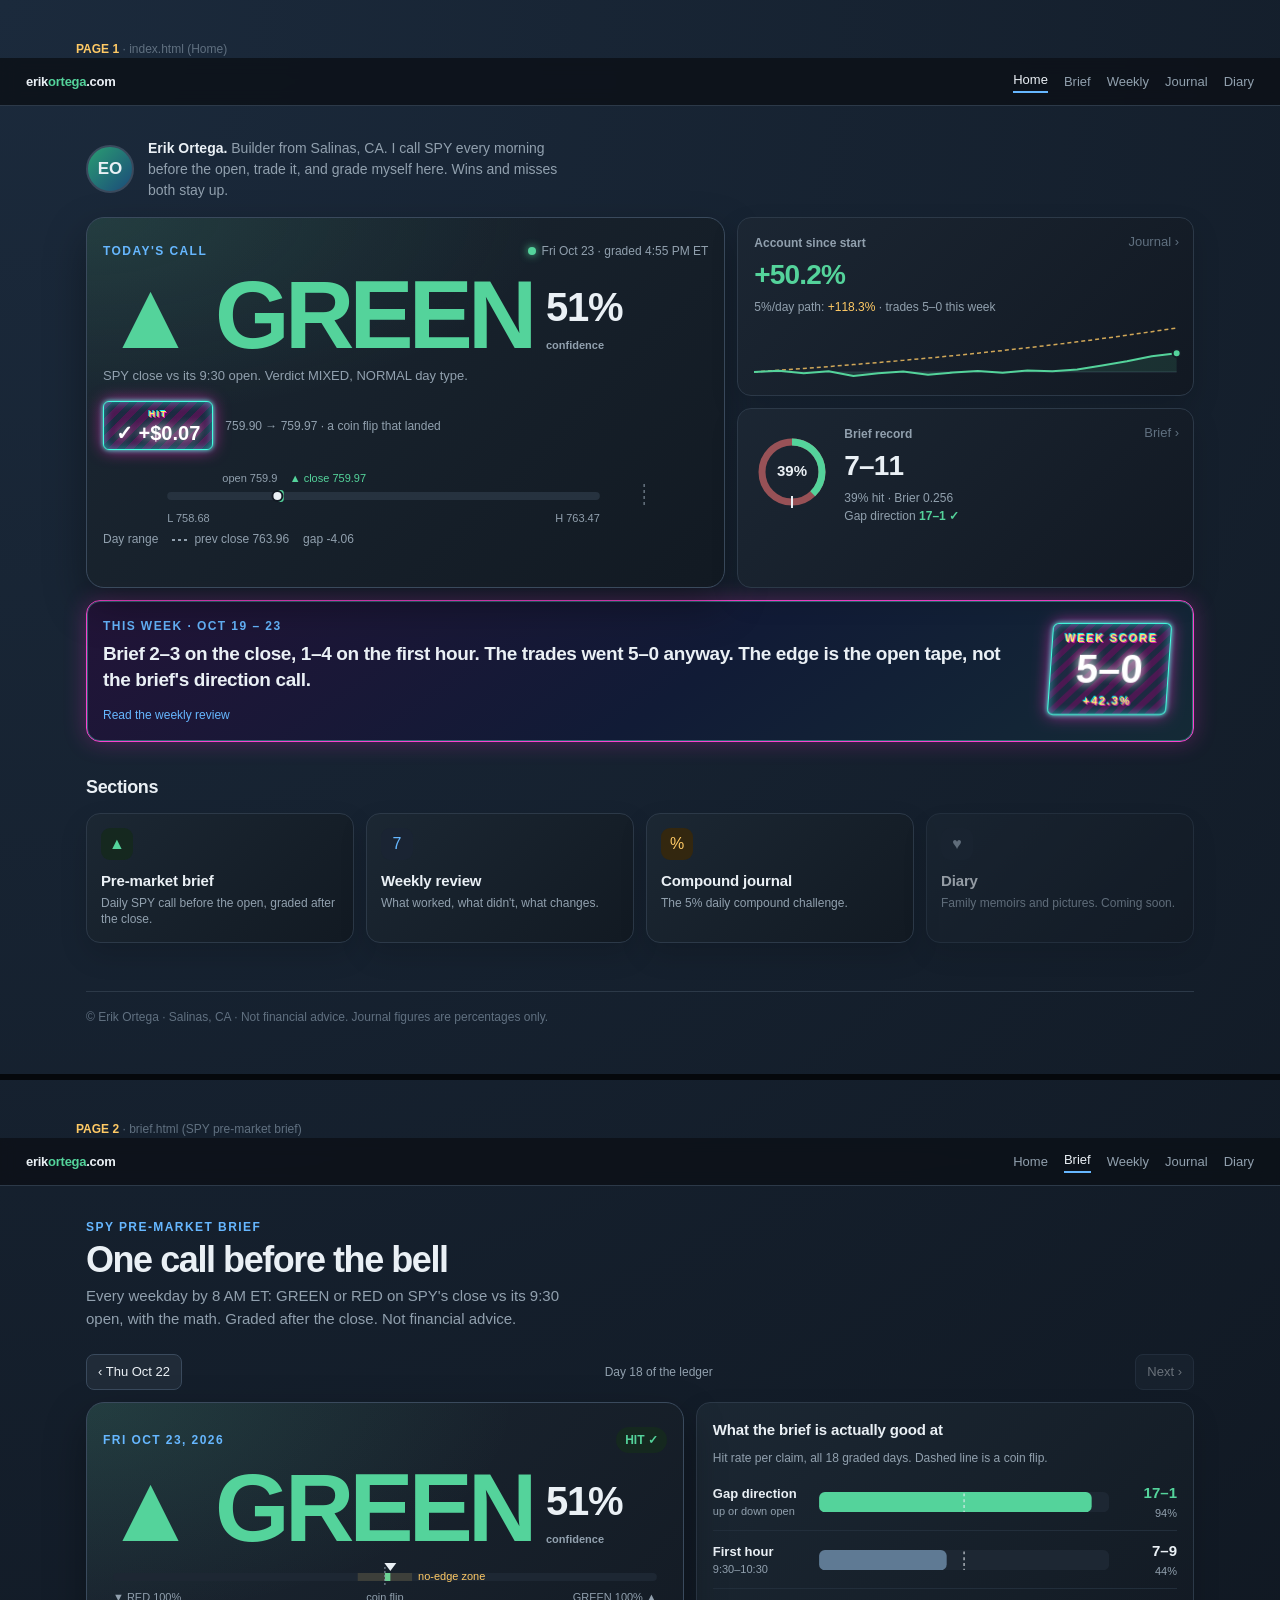
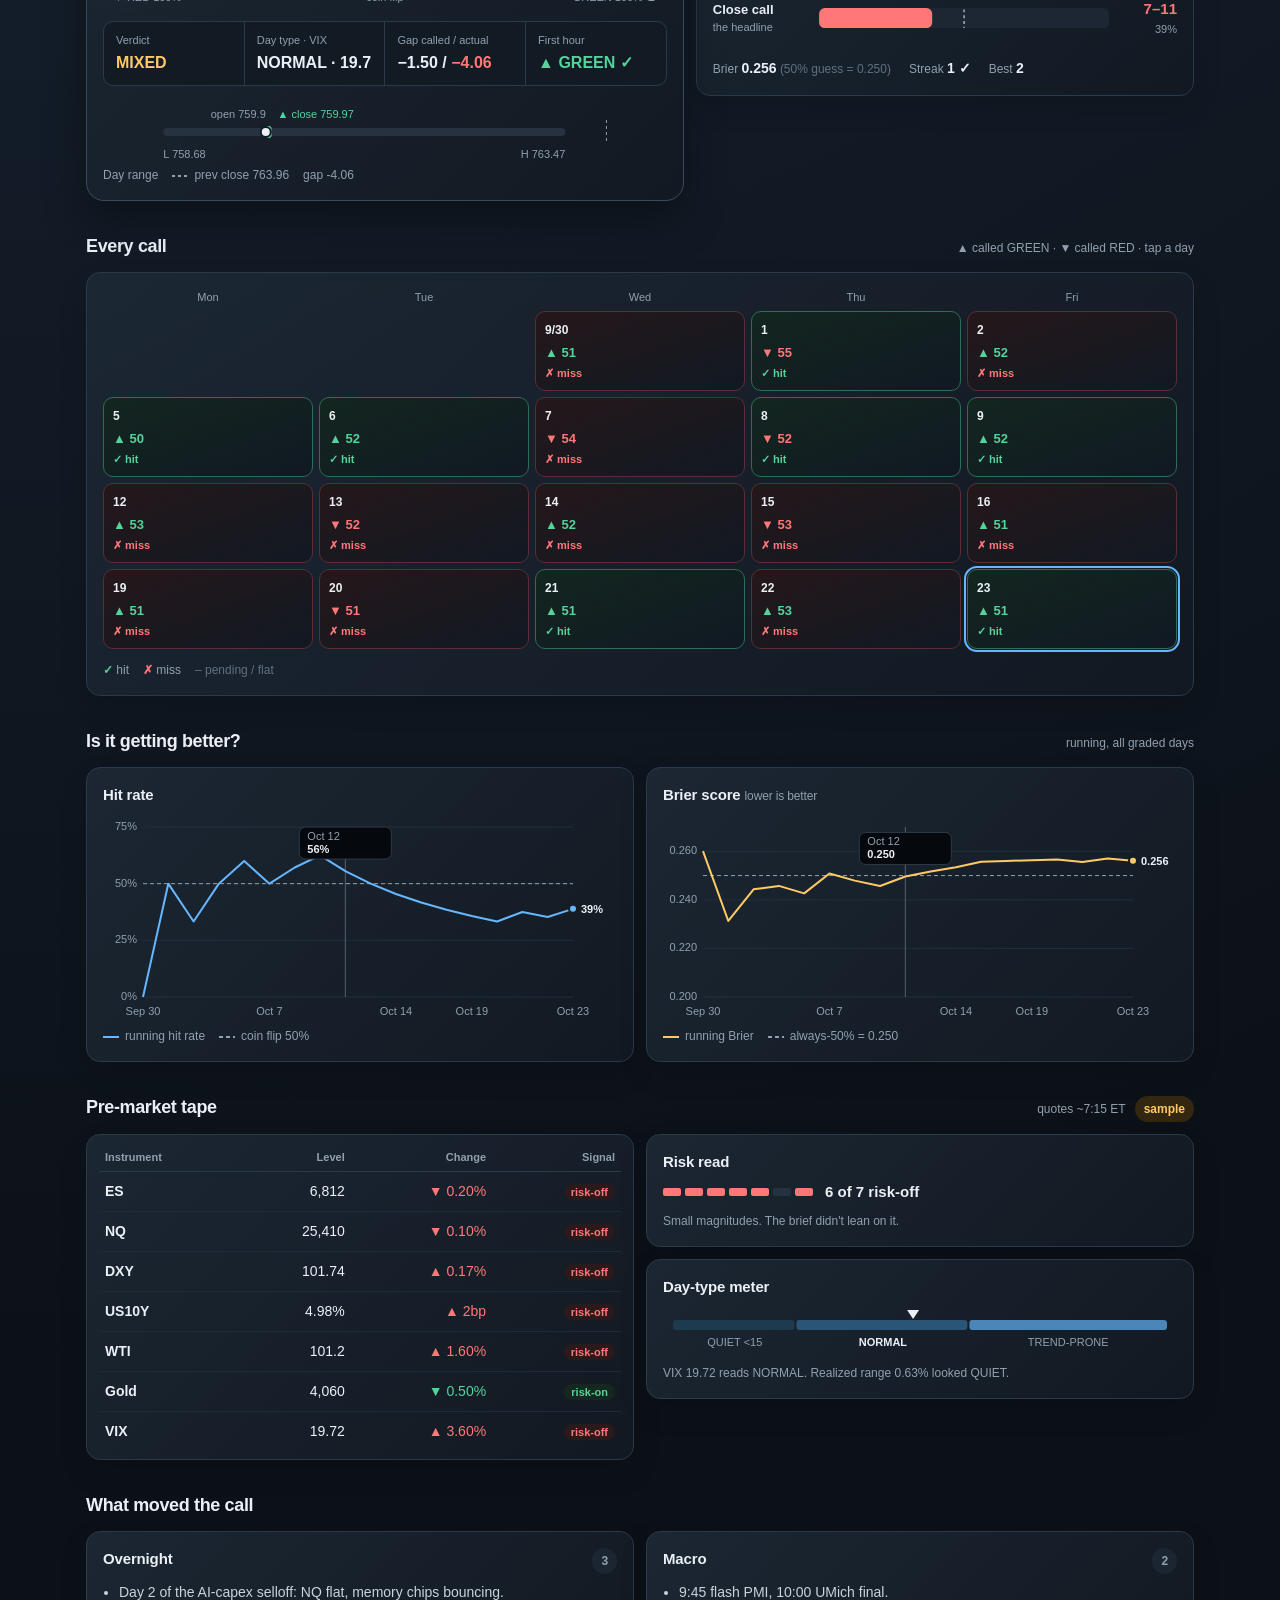
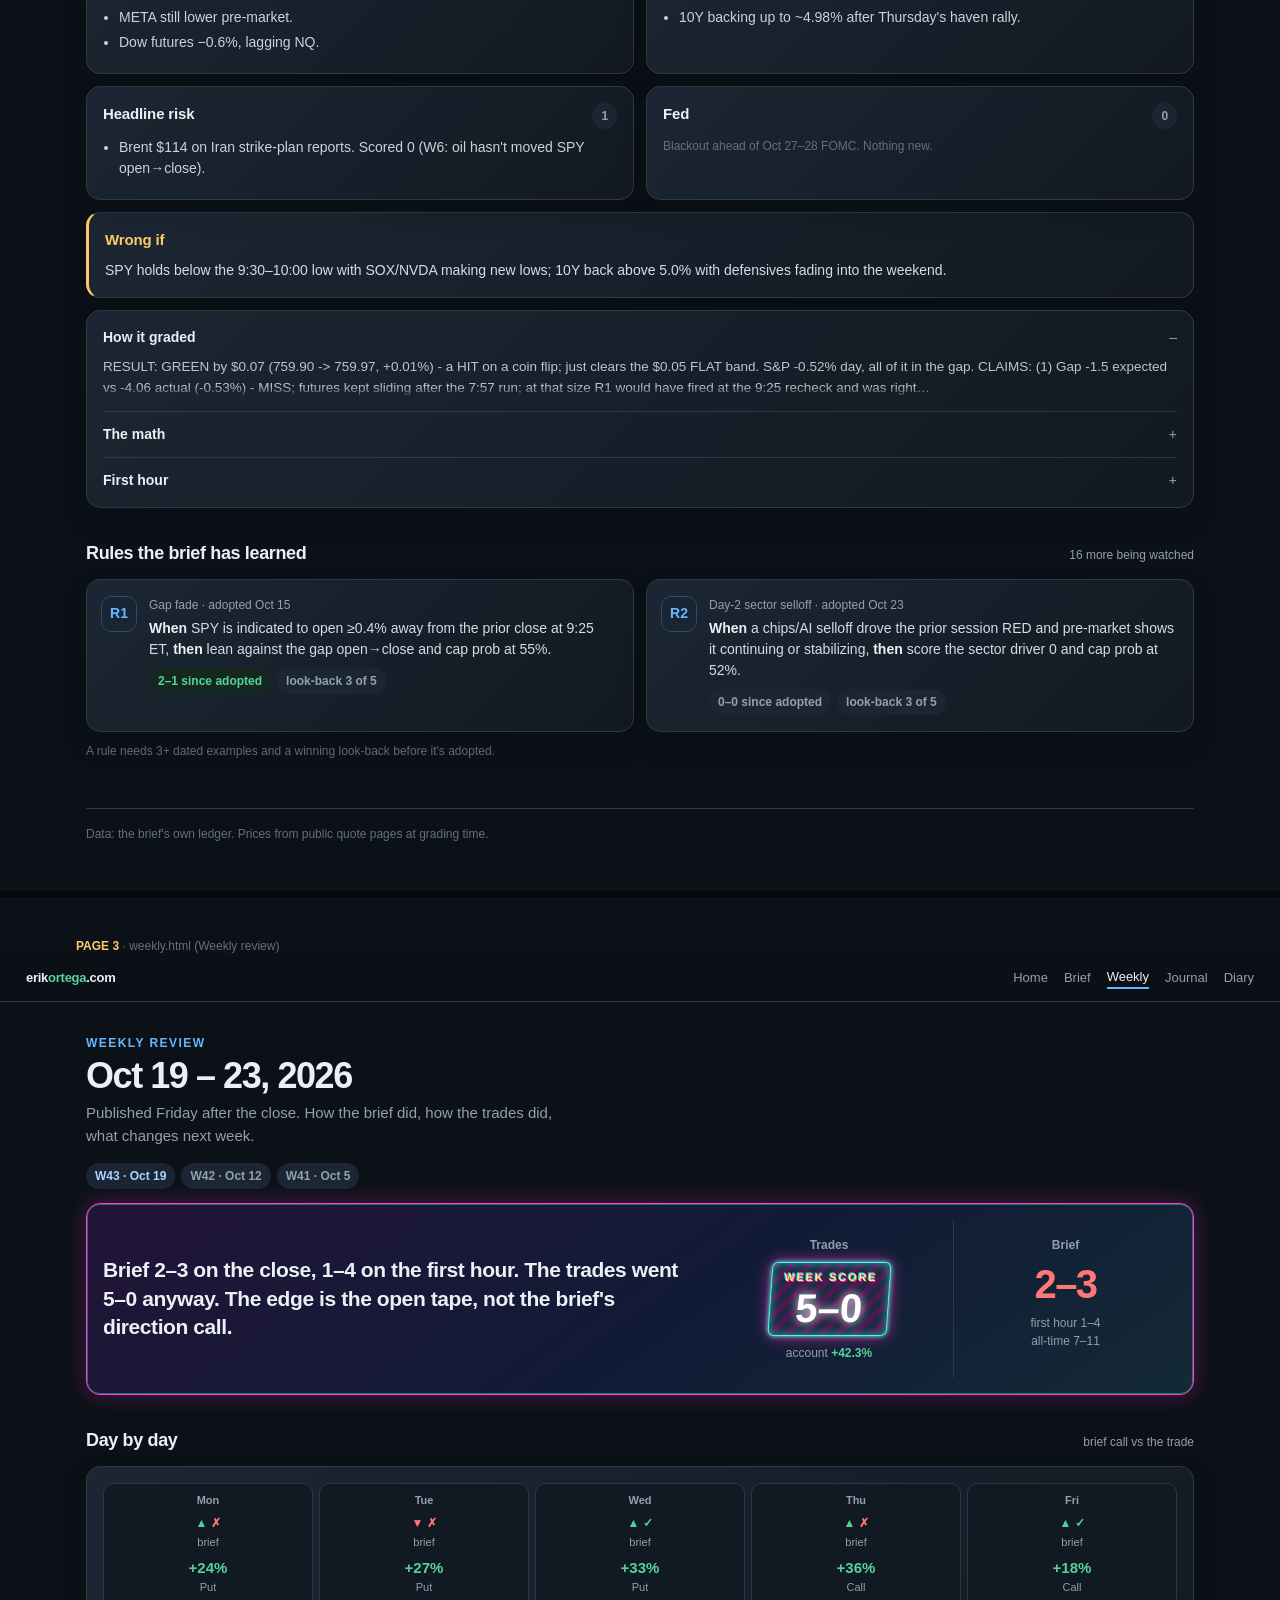
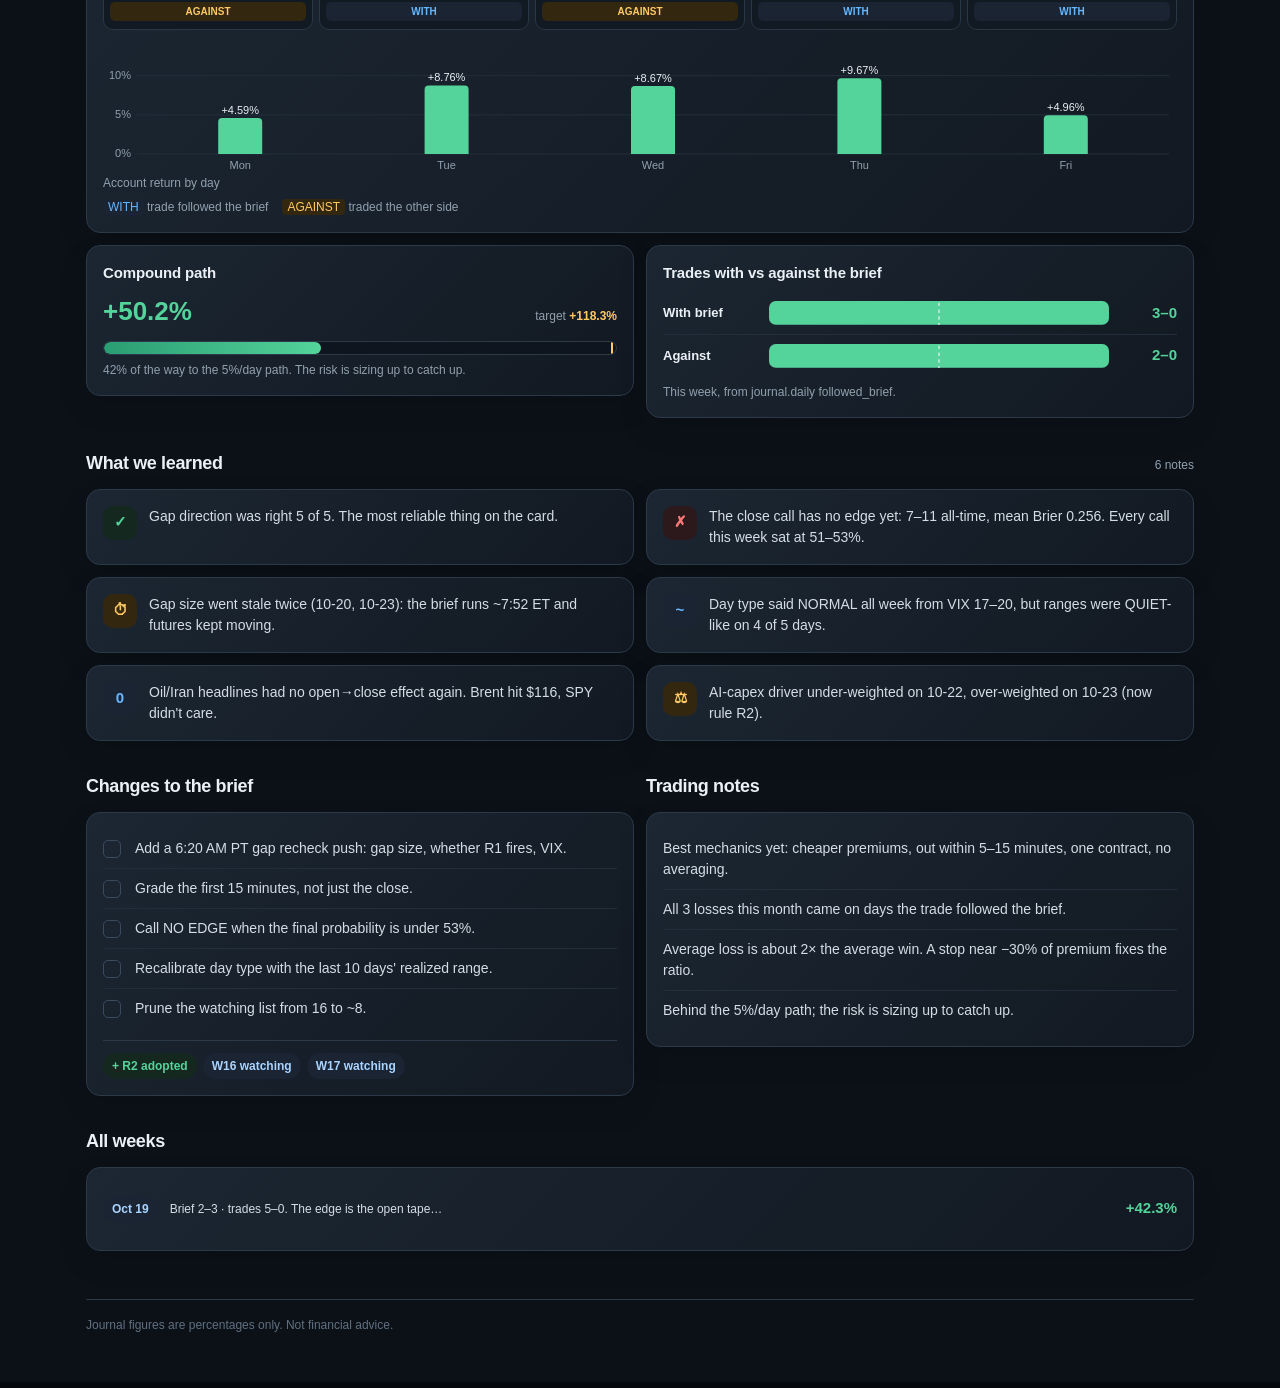
<file: design/mockup.html>
<!doctype html>
<html lang="en">
<head>
<meta charset="utf-8">
<meta name="viewport" content="width=device-width,initial-scale=1">
<title>erikortega.com redesign mockup</title>
<style>
/* ── Tokens (mirror journal.css, extended) ───────────────────── */
:root{
  --bg:#0c1118; --bg-hi:#1b2a3c; --panel:#151d27; --well:#111923; --line:#2c3948; --line-2:#3a4a5d;
  --ink:#eaf0f5; --muted:#91a0ae; --faint:#607080;
  --green:#54d39b; --red:#ff7777; --gold:#ffca65; --blue:#66b7ff;
  --green-bg:#15281f; --red-bg:#2b191b; --gold-bg:#33270f; --blue-bg:#1a2433;
  --mag:#fa42cf; --cyan:#43ffe0; --arcade-yel:#fff36c;
  --card:linear-gradient(135deg,rgba(28,39,51,.98),rgba(18,25,34,.98));
  --shadow:0 12px 28px rgba(0,0,0,.14);
  --r-lg:18px; --r:14px; --r-sm:10px; --r-xs:6px;
  --s1:4px; --s2:8px; --s3:12px; --s4:16px; --s5:24px; --s6:32px; --s7:48px;
  --font:-apple-system,BlinkMacSystemFont,"Segoe UI",sans-serif;
}
*{box-sizing:border-box}
body{margin:0;color:var(--ink);background:radial-gradient(circle at top left,var(--bg-hi) 0,var(--bg) 47%) var(--bg);font:15px/1.5 var(--font);-webkit-text-size-adjust:100%;font-variant-numeric:tabular-nums}
a{color:inherit}
:focus-visible{outline:2px solid var(--blue);outline-offset:2px}

/* mockup chrome only */
.mock-label{max-width:1160px;margin:0 auto;padding:40px 16px 0;color:var(--faint);font-size:12px}
.mock-label b{color:var(--gold)}
.page{border-bottom:6px solid #05080c}

/* ── Shared nav (= journal .sitebar) ─────────────────────────── */
.sitebar{display:flex;align-items:center;gap:16px;padding:12px 26px;border-bottom:1px solid var(--line);background:rgba(12,17,24,.85);position:sticky;top:0;z-index:5;backdrop-filter:blur(8px);overflow-x:auto}
.sitebar a{color:var(--muted);text-decoration:none;font-size:13px;white-space:nowrap}
.sitebar a.on{color:var(--ink);box-shadow:inset 0 -2px 0 var(--blue);padding-bottom:3px}
.sitebar .brand{font-weight:760;color:var(--ink);margin-right:auto;letter-spacing:-.02em}
.sitebar .brand b{color:var(--green);font-weight:760}

.wrap{max-width:1160px;margin:0 auto;padding:var(--s5) var(--s4) var(--s7)}
.eyebrow{color:var(--blue);font-size:12px;font-weight:750;letter-spacing:.12em;text-transform:uppercase}
.title{font-size:30px;font-weight:780;letter-spacing:-.04em;margin:4px 0 6px;line-height:1.1}
.sub{color:var(--muted);max-width:60ch;margin:0}
.sec-h{display:flex;align-items:baseline;justify-content:space-between;gap:12px;margin:var(--s6) 0 var(--s3)}
.sec-h h2{font-size:18px;font-weight:760;letter-spacing:-.02em;margin:0}
.sec-h .aside{color:var(--muted);font-size:12px}

.card{background:var(--card);border:1px solid var(--line);border-radius:var(--r);box-shadow:var(--shadow);padding:var(--s4)}
.card h3{font-size:15px;margin:0 0 var(--s2);letter-spacing:-.01em}
.muted{color:var(--muted)} .faint{color:var(--faint)}
.green{color:var(--green)} .red{color:var(--red)} .gold{color:var(--gold)} .blue{color:var(--blue)}
.small{font-size:12px}
.grid{display:grid;gap:var(--s3)}

/* chips & badges */
.chip{display:inline-flex;align-items:center;gap:5px;padding:4px 9px;border-radius:999px;font-size:12px;font-weight:650;background:var(--blue-bg);color:#a9d4ff;white-space:nowrap}
.chip.g{background:var(--green-bg);color:var(--green)} .chip.r{background:var(--red-bg);color:var(--red)} .chip.y{background:var(--gold-bg);color:var(--gold)} .chip.n{background:#1c2633;color:var(--muted)}
.call{display:inline-flex;align-items:center;gap:6px;font-weight:800;letter-spacing:-.02em}
.call.g{color:var(--green)} .call.r{color:var(--red)}

/* arcade (spend sparingly: HIT on hero, week score, streak>=3) */
.arcade{display:inline-block;padding:6px 12px 5px;text-align:center;border:1px solid var(--cyan);border-radius:6px;
  background:repeating-linear-gradient(135deg,rgba(255,47,202,.22) 0 6px,rgba(58,255,223,.10) 6px 12px),#1a1230;
  box-shadow:0 0 5px var(--cyan),0 0 16px rgba(255,47,202,.7),inset 0 0 10px rgba(63,249,255,.55);transform:skewX(-4deg)}
.arcade span{display:block;color:var(--arcade-yel);font-size:9px;font-weight:900;letter-spacing:.16em;text-shadow:1px 1px 0 #e421b9,-1px -1px 0 #04e5f5}
.arcade b{display:block;color:#fff;font-size:20px;line-height:1.1;text-shadow:0 0 10px rgba(255,255,255,.9)}
.arcade.lg b{font-size:40px} .arcade.lg span{font-size:11px}
.arcade-frame{border-color:var(--mag)!important;background:linear-gradient(145deg,#221438 0%,#111b36 55%,#142a36 100%)!important;box-shadow:inset 0 0 0 1px rgba(73,255,219,.35),0 0 22px rgba(247,48,204,.28)!important}

/* ── HERO SCOREBOARD ─────────────────────────────────────────── */
.intro{display:flex;gap:14px;align-items:center;margin-bottom:var(--s4)}
.avatar{width:48px;height:48px;border-radius:50%;flex:none;background:linear-gradient(135deg,#2a9d72,#1b4a7a);display:grid;place-items:center;font-weight:800;font-size:17px;border:2px solid var(--line-2)}
.intro p{margin:0;color:var(--muted);font-size:14px;max-width:56ch}
.intro p b{color:var(--ink)}
.board{position:relative;overflow:hidden;border-radius:var(--r-lg);padding:var(--s5) var(--s4) var(--s4);border:1px solid var(--line-2);
  background:radial-gradient(120% 90% at 0% 0%,rgba(84,211,155,.13),transparent 60%),var(--card);box-shadow:0 18px 40px rgba(0,0,0,.35)}
.board.redcall{background:radial-gradient(120% 90% at 0% 0%,rgba(255,119,119,.13),transparent 60%),var(--card)}
.board .top{display:flex;justify-content:space-between;align-items:center;gap:8px;flex-wrap:wrap}
.live{display:inline-flex;align-items:center;gap:6px;font-size:12px;color:var(--muted)}
.live i{width:8px;height:8px;border-radius:50%;background:var(--green);box-shadow:0 0 8px var(--green)}
.bigcall{display:flex;align-items:flex-end;gap:14px;margin:var(--s3) 0 var(--s2);flex-wrap:wrap}
.bigcall .dir{font-size:64px;line-height:.9;font-weight:850;letter-spacing:-.05em}
.bigcall .prob{font-size:30px;font-weight:780;letter-spacing:-.03em;color:var(--ink);padding-bottom:4px}
.bigcall .prob small{display:block;font-size:11px;color:var(--muted);font-weight:600;letter-spacing:0}
.board .q{color:var(--muted);font-size:13px;margin:0 0 var(--s4)}
.facts{display:grid;grid-template-columns:repeat(2,minmax(0,1fr));gap:1px;background:var(--line);border:1px solid var(--line);border-radius:var(--r-sm);overflow:hidden}
.facts>div{background:#121a24;padding:10px 12px}
.facts .k{font-size:11px;color:var(--muted)}
.facts .v{font-size:16px;font-weight:720;margin-top:2px;white-space:nowrap}
.result-row{display:flex;align-items:center;gap:12px;flex-wrap:wrap;margin-bottom:var(--s4)}

/* probability gauge */
.gauge{margin:var(--s2) 0 var(--s4)}
.gauge svg{display:block;width:100%;height:auto}

/* range bar */
.range svg{display:block;width:100%;height:auto;overflow:visible}

/* ── Dashboard tiles ─────────────────────────────────────────── */
.dash{display:grid;gap:var(--s3);grid-template-columns:1fr;margin-top:var(--s3)}
.tile{display:block;text-decoration:none;position:relative}
.tile .k{font-size:12px;color:var(--muted);font-weight:650}
.tile .v{font-size:28px;font-weight:780;letter-spacing:-.03em;margin:2px 0}
.tile .s{font-size:12px;color:var(--muted)}
.tile .go{position:absolute;top:14px;right:14px;color:var(--faint);font-size:13px}
.ringwrap{display:flex;gap:14px;align-items:center}
.quote{font-size:19px;font-weight:700;letter-spacing:-.02em;line-height:1.35;margin:6px 0 10px}
.sections{display:grid;grid-template-columns:repeat(2,minmax(0,1fr));gap:var(--s3)}
.sections a{display:block;text-decoration:none;padding:14px}
.sections .ic{width:32px;height:32px;border-radius:9px;display:grid;place-items:center;margin-bottom:10px;font-size:16px}
.sections h3{margin:0 0 2px}
.sections p{margin:0;color:var(--muted);font-size:12px;line-height:1.4}
.soon{opacity:.6}

/* ── Brief page ──────────────────────────────────────────────── */
.dayNav{display:flex;justify-content:space-between;align-items:center;gap:8px;margin-bottom:var(--s3)}
.btn{border:1px solid var(--line-2);color:var(--ink);background:#202b38;padding:7px 11px;border-radius:8px;text-decoration:none;font-size:13px;white-space:nowrap}
.compare .row{display:grid;grid-template-columns:96px 1fr 58px;gap:10px;align-items:center;padding:9px 0;border-top:1px solid #222e3b}
.compare .row:first-of-type{border-top:0}
.compare .lab{font-size:13px;font-weight:650}
.compare .lab small{display:block;color:var(--muted);font-weight:500;font-size:11px}
.compare .val{text-align:right;font-weight:760}
.compare .val small{display:block;color:var(--muted);font-weight:500;font-size:11px}
.cal{display:grid;grid-template-columns:repeat(5,minmax(0,1fr));gap:6px}
.cal .wd{font-size:11px;color:var(--muted);text-align:center}
.cd{border:1px solid #2a3745;background:var(--well);border-radius:var(--r-sm);padding:7px 6px;min-height:66px;position:relative;text-decoration:none;display:block}
.cd .dt{font-weight:750;font-size:12px}
.cd .cl{font-weight:800;font-size:13px;margin-top:4px}
.cd .rs{font-size:11px;margin-top:2px;font-weight:700}
.cd.hit{border-color:#2f6e55;background:linear-gradient(160deg,#13261f,#111923)}
.cd.miss{border-color:#5a2e33;background:linear-gradient(160deg,#25171a,#111923)}
.cd.sel{outline:2px solid var(--blue);outline-offset:1px}
.cd.empty{opacity:0}
.statrow{display:flex;gap:18px;flex-wrap:wrap;margin-top:var(--s3);font-size:12px;color:var(--muted)}
.statrow b{color:var(--ink);font-size:14px}
.chart svg{display:block;width:100%;height:auto;overflow:visible}
.axis{fill:var(--muted);font-size:11px}
.legend{display:flex;gap:14px;flex-wrap:wrap;font-size:12px;color:var(--muted);margin-top:6px}
.legend i{display:inline-block;width:16px;height:2px;vertical-align:middle;margin-right:6px}
.tape{width:100%;border-collapse:collapse;font-size:14px}
.tape th{text-align:left;font-size:11px;color:var(--muted);font-weight:650;padding:6px 6px;border-bottom:1px solid var(--line)}
.tape td{padding:9px 6px;border-bottom:1px solid #1f2a37}
.tape td.n,.tape th.n{text-align:right}
.tape tr:last-child td{border-bottom:0}
.sig{font-size:11px;font-weight:700;padding:2px 7px;border-radius:999px;white-space:nowrap}
.sig.on{background:var(--green-bg);color:var(--green)} .sig.off{background:var(--red-bg);color:var(--red)}
.pips{display:flex;gap:4px;align-items:center}
.pips i{width:18px;height:8px;border-radius:2px;background:#26323f}
.pips i.off{background:var(--red)}
.newsgrid{display:grid;gap:var(--s3)}
.news h3{display:flex;justify-content:space-between}
.news ul{margin:0;padding-left:16px;color:#c9d3dc;font-size:14px}
.news li{margin:4px 0}
.wrongif{border-left:3px solid var(--gold)}
details.fold{border-top:1px solid var(--line);padding:12px 0}
details.fold:first-child{border-top:0}
details.fold summary{cursor:pointer;font-weight:700;font-size:14px;list-style:none;display:flex;justify-content:space-between}
details.fold summary::after{content:"+";color:var(--muted);font-weight:500}
details.fold[open] summary::after{content:"–"}
details.fold .body{white-space:pre-wrap;font-size:13.5px;color:#b9c5d0;line-height:1.6;margin-top:8px;overflow-wrap:anywhere;max-height:220px;overflow:hidden;-webkit-mask:linear-gradient(#000 70%,transparent)}
.rules{display:grid;gap:var(--s3)}
.rule{position:relative;padding-left:62px}
.rule .id{position:absolute;left:14px;top:16px;width:36px;height:36px;border-radius:10px;background:var(--blue-bg);color:var(--blue);display:grid;place-items:center;font-weight:850;font-size:14px;border:1px solid #2b4a6e}
.rule p{margin:4px 0 8px;font-size:14px;color:#d4dde5}
.rule p b{color:var(--ink)}
.rule .meta{display:flex;gap:6px;flex-wrap:wrap}

/* ── Weekly ──────────────────────────────────────────────────── */
.weekpick{display:flex;gap:6px;overflow-x:auto;margin-bottom:var(--s3);padding-bottom:2px}
.weekpick a{flex:none}
.whero{display:grid;gap:var(--s4);grid-template-columns:1fr}
.whero .quote{font-size:21px}
.scores{display:grid;grid-template-columns:1fr 1fr;gap:var(--s3)}
.scorebox{text-align:center;padding:var(--s4) var(--s2)}
.scorebox .k{font-size:12px;color:var(--muted);font-weight:650;margin-bottom:8px}
.scorebox .plain{font-size:40px;font-weight:800;letter-spacing:-.04em;line-height:1.1}
.scorebox .s{font-size:12px;color:var(--muted);margin-top:8px}
.days5{display:grid;grid-template-columns:repeat(5,minmax(0,1fr));gap:6px}
.dcol{background:var(--well);border:1px solid #2a3745;border-radius:var(--r-sm);padding:8px 6px;text-align:center}
.dcol .dw{font-size:11px;color:var(--muted);font-weight:700}
.dcol .bc{font-size:12px;font-weight:800;margin:6px 0 2px}
.dcol .tr{font-size:15px;font-weight:800;margin-top:6px;color:var(--green)}
.dcol .sd{font-size:11px;color:var(--muted)}
.dcol .fb{margin-top:6px;font-size:10px;font-weight:700;padding:2px 4px;border-radius:5px}
.fb.with{background:var(--blue-bg);color:var(--blue)} .fb.against{background:var(--gold-bg);color:var(--gold)}
.progress{position:relative;height:14px;border-radius:999px;background:#0e151e;border:1px solid var(--line);margin:10px 0 6px;overflow:hidden}
.progress .f{position:absolute;inset:0 auto 0 0;background:linear-gradient(90deg,#2a9d72,var(--green));border-radius:999px}
.progress .t{position:absolute;top:-1px;bottom:-1px;width:2px;background:var(--gold)}
.lcards{display:grid;gap:var(--s3)}
.lcard{display:grid;grid-template-columns:34px 1fr;gap:12px;align-items:start}
.lcard .ic{width:34px;height:34px;border-radius:10px;display:grid;place-items:center;font-weight:800;font-size:15px}
.lcard p{margin:0;font-size:14px;color:#d4dde5}
.checklist{list-style:none;margin:0;padding:0}
.checklist li{display:grid;grid-template-columns:22px 1fr;gap:10px;padding:9px 0;border-top:1px solid #222e3b;font-size:14px;color:#d4dde5}
.checklist li:first-child{border-top:0}
.checklist li::before{content:"";width:16px;height:16px;border:1.5px solid var(--line-2);border-radius:5px;margin-top:2px}
.weeks-list a{display:grid;grid-template-columns:auto 1fr auto;gap:12px;align-items:center;text-decoration:none;padding:12px 0;border-top:1px solid #222e3b}
.weeks-list a:first-child{border-top:0}
footer{color:var(--faint);font-size:12px;margin-top:var(--s7);border-top:1px solid var(--line);padding-top:var(--s4)}

/* motion: one moment — hero call reveal */
@keyframes rise{from{opacity:0;transform:translateY(10px) scale(.98)}to{opacity:1;transform:none}}
.bigcall .dir{animation:rise .5s cubic-bezier(.2,.8,.2,1) both}
.bigcall .prob{animation:rise .5s .12s cubic-bezier(.2,.8,.2,1) both}
.result-row .arcade{animation:rise .45s .3s both}
@media (prefers-reduced-motion:reduce){*{animation:none!important}}

/* ── Desktop ─────────────────────────────────────────────────── */
@media (min-width:760px){
  .wrap{padding:var(--s6) 26px var(--s7)}
  .title{font-size:36px}
  .facts{grid-template-columns:repeat(4,minmax(0,1fr))}
  .dash{grid-template-columns:repeat(3,minmax(0,1fr))}
  .sections{grid-template-columns:repeat(4,minmax(0,1fr))}
  .bigcall .dir{font-size:96px}
  .bigcall .prob{font-size:40px}
  .homeTop{display:grid;grid-template-columns:1.4fr 1fr;gap:var(--s3);align-items:stretch}
  .homeTop .side{display:flex;flex-direction:column}.homeTop .side .dash{flex:1;grid-template-rows:1fr 1fr}
  .homeTop .dash{margin:0}
  .split{display:grid;grid-template-columns:1fr 1fr;gap:var(--s3);align-items:start}
  .split3{display:grid;grid-template-columns:1.2fr 1fr;gap:var(--s3);align-items:start}
  .newsgrid{grid-template-columns:repeat(2,minmax(0,1fr))}
  .rules{grid-template-columns:1fr 1fr}
  .whero{grid-template-columns:1.3fr 1fr;align-items:center}
  .lcards{grid-template-columns:1fr 1fr}
  .cd{min-height:78px;padding:9px}
}
@media (max-width:759px){ .sitebar{padding:10px 14px} .homeTop .side .dash{grid-template-columns:1fr} .hide-m{display:none} }
</style>
</head>
<body>

<!-- ═══════════════════════════ HOME ═══════════════════════════ -->
<div class="mock-label"><b>PAGE 1</b> · index.html (Home)</div>
<section class="page">
<nav class="sitebar"><a class="brand" href="#">erik<b>ortega</b>.com</a><a class="on" href="#">Home</a><a href="#">Brief</a><a href="#">Weekly</a><a href="#">Journal</a><a href="#">Diary</a></nav>
<main class="wrap">
  <div class="intro">
    <div class="avatar" aria-hidden="true">EO</div>
    <p><b>Erik Ortega.</b> Builder from Salinas, CA. I call SPY every morning before the open, trade it, and grade myself here. Wins and misses both stay up.</p>
  </div>

  <div class="homeTop">
    <!-- Scoreboard hero -->
    <a class="board" href="#brief" style="display:block;text-decoration:none">
      <div class="top">
        <span class="eyebrow">Today's call</span>
        <span class="live"><i></i>Fri Oct 23 · graded 4:55 PM ET</span>
      </div>
      <div class="bigcall">
        <span class="dir call g">▲ GREEN</span>
        <span class="prob">51%<small>confidence</small></span>
      </div>
      <p class="q">SPY close vs its 9:30 open. Verdict MIXED, NORMAL day type.</p>
      <div class="result-row">
        <span class="arcade"><span>HIT</span><b>✓ +$0.07</b></span>
        <span class="small muted">759.90 → 759.97 · a coin flip that landed</span>
      </div>
      <div class="range" id="homeRange"></div>
    </a>

    <div class="side">
      <div class="dash" style="grid-template-columns:1fr">
        <a class="card tile" href="#">
          <span class="go">Journal ›</span>
          <div class="k">Account since start</div>
          <div class="v green">+50.2%</div>
          <div class="s">5%/day path: <span class="gold">+118.3%</span> · trades 5–0 this week</div>
          <div class="chart" id="spark" style="margin-top:8px"></div>
        </a>
        <a class="card tile" href="#">
          <span class="go">Brief ›</span>
          <div class="ringwrap">
            <div id="ring"></div>
            <div>
              <div class="k">Brief record</div>
              <div class="v">7–11</div>
              <div class="s">39% hit · Brier 0.256<br>Gap direction <b class="green">17–1 ✓</b></div>
            </div>
          </div>
        </a>
      </div>
    </div>
  </div>

  <div class="card arcade-frame" style="margin-top:var(--s3)">
    <div style="display:flex;justify-content:space-between;align-items:flex-start;gap:12px;flex-wrap:wrap">
      <div style="flex:1 1 320px">
        <div class="eyebrow">This week · Oct 19 – 23</div>
        <p class="quote">Brief 2–3 on the close, 1–4 on the first hour. The trades went 5–0 anyway. The edge is the open tape, not the brief's direction call.</p>
        <a href="#weekly" class="small blue" style="text-decoration:none">Read the weekly review</a>
      </div>
      <span class="arcade lg" style="margin:6px 8px"><span>WEEK SCORE</span><b>5–0</b><span style="margin-top:2px">+42.3%</span></span>
    </div>
  </div>

  <div class="sec-h"><h2>Sections</h2></div>
  <div class="sections">
    <a class="card" href="#brief"><div class="ic" style="background:var(--green-bg);color:var(--green)">▲</div><h3>Pre-market brief</h3><p>Daily SPY call before the open, graded after the close.</p></a>
    <a class="card" href="#weekly"><div class="ic" style="background:var(--blue-bg);color:var(--blue)">7</div><h3>Weekly review</h3><p>What worked, what didn't, what changes.</p></a>
    <a class="card" href="#"><div class="ic" style="background:var(--gold-bg);color:var(--gold)">%</div><h3>Compound journal</h3><p>The 5% daily compound challenge.</p></a>
    <a class="card soon" href="#"><div class="ic" style="background:#1c2633;color:var(--muted)">♥</div><h3>Diary</h3><p>Family memoirs and pictures. Coming soon.</p></a>
  </div>
  <footer>© Erik Ortega · Salinas, CA · Not financial advice. Journal figures are percentages only.</footer>
</main>
</section>

<!-- ═══════════════════════════ BRIEF ═══════════════════════════ -->
<div class="mock-label" id="brief"><b>PAGE 2</b> · brief.html (SPY pre-market brief)</div>
<section class="page">
<nav class="sitebar"><a class="brand" href="#">erik<b>ortega</b>.com</a><a href="#">Home</a><a class="on" href="#">Brief</a><a href="#">Weekly</a><a href="#">Journal</a><a href="#">Diary</a></nav>
<main class="wrap">
  <div class="eyebrow">SPY pre-market brief</div>
  <h1 class="title">One call before the bell</h1>
  <p class="sub">Every weekday by 8 AM ET: GREEN or RED on SPY's close vs its 9:30 open, with the math. Graded after the close. Not financial advice.</p>

  <div class="dayNav" style="margin-top:var(--s5)">
    <a class="btn" href="#">‹ Thu Oct 22</a>
    <span class="small muted">Day 18 of the ledger</span>
    <span class="btn faint" aria-disabled="true" style="opacity:.4">Next ›</span>
  </div>

  <div class="split3">
    <div class="board">
      <div class="top"><span class="eyebrow">Fri Oct 23, 2026</span><span class="chip g">HIT ✓</span></div>
      <div class="bigcall"><span class="dir call g">▲ GREEN</span><span class="prob">51%<small>confidence</small></span></div>
      <div class="gauge" id="gauge" aria-label="Confidence 51 percent, 1 point above a coin flip"></div>
      <div class="facts">
        <div><div class="k">Verdict</div><div class="v gold">MIXED</div></div>
        <div><div class="k">Day type · VIX</div><div class="v">NORMAL · 19.7</div></div>
        <div><div class="k">Gap called / actual</div><div class="v">−1.50 / <span class="red">−4.06</span></div></div>
        <div><div class="k">First hour</div><div class="v green">▲ GREEN ✓</div></div>
      </div>
      <div class="range" id="briefRange" style="margin-top:var(--s4)"></div>
    </div>

    <div class="card compare">
      <h3>What the brief is actually good at</h3>
      <p class="small muted" style="margin:0 0 6px">Hit rate per claim, all 18 graded days. Dashed line is a coin flip.</p>
      <div class="row"><div class="lab">Gap direction<small>up or down open</small></div><div id="cb1"></div><div class="val green">17–1<small>94%</small></div></div>
      <div class="row"><div class="lab">First hour<small>9:30–10:30</small></div><div id="cb2"></div><div class="val">7–9<small>44%</small></div></div>
      <div class="row"><div class="lab">Close call<small>the headline</small></div><div id="cb3"></div><div class="val red">7–11<small>39%</small></div></div>
      <div class="statrow"><span>Brier <b>0.256</b> <span class="faint">(50% guess = 0.250)</span></span><span>Streak <b>1 ✓</b></span><span>Best <b>2</b></span></div>
    </div>
  </div>

  <div class="sec-h"><h2>Every call</h2><span class="aside">▲ called GREEN · ▼ called RED · tap a day</span></div>
  <div class="card">
    <div class="cal" id="cal"></div>
    <div class="legend" style="margin-top:12px"><span><b class="green">✓</b> hit</span><span><b class="red">✗</b> miss</span><span class="faint">– pending / flat</span></div>
  </div>

  <div class="sec-h"><h2>Is it getting better?</h2><span class="aside">running, all graded days</span></div>
  <div class="split">
    <div class="card"><h3>Hit rate</h3><div class="chart" id="hitChart"></div><div class="legend"><span><i style="background:var(--blue)"></i>running hit rate</span><span><i style="background:repeating-linear-gradient(90deg,var(--muted) 0 4px,transparent 4px 7px)"></i>coin flip 50%</span></div></div>
    <div class="card"><h3>Brier score <span class="small muted" style="font-weight:500">lower is better</span></h3><div class="chart" id="brierChart"></div><div class="legend"><span><i style="background:var(--gold)"></i>running Brier</span><span><i style="background:repeating-linear-gradient(90deg,var(--muted) 0 4px,transparent 4px 7px)"></i>always-50% = 0.250</span></div></div>
  </div>

  <div class="sec-h"><h2>Pre-market tape</h2><span class="aside">quotes ~7:15 ET <span class="chip y" style="margin-left:6px">sample</span></span></div>
  <div class="split">
    <div class="card" style="padding:8px 12px">
      <table class="tape">
        <thead><tr><th>Instrument</th><th class="n">Level</th><th class="n">Change</th><th class="n">Signal</th></tr></thead>
        <tbody id="tape"></tbody>
      </table>
    </div>
    <div class="grid">
      <div class="card">
        <h3>Risk read</h3>
        <div style="display:flex;align-items:center;gap:12px;flex-wrap:wrap"><div class="pips" id="pips"></div><b>6 of 7 risk-off</b></div>
        <p class="small muted" style="margin:8px 0 0">Small magnitudes. The brief didn't lean on it.</p>
      </div>
      <div class="card">
        <h3>Day-type meter</h3>
        <div class="chart" id="vixMeter"></div>
        <p class="small muted" style="margin:6px 0 0">VIX 19.72 reads NORMAL. Realized range 0.63% looked QUIET.</p>
      </div>
    </div>
  </div>

  <div class="sec-h"><h2>What moved the call</h2></div>
  <div class="newsgrid">
    <div class="card news"><h3>Overnight <span class="chip n">3</span></h3><ul><li>Day 2 of the AI-capex selloff: NQ flat, memory chips bouncing.</li><li>META still lower pre-market.</li><li>Dow futures −0.6%, lagging NQ.</li></ul></div>
    <div class="card news"><h3>Macro <span class="chip n">2</span></h3><ul><li>9:45 flash PMI, 10:00 UMich final.</li><li>10Y backing up to ~4.98% after Thursday's haven rally.</li></ul></div>
    <div class="card news"><h3>Headline risk <span class="chip n">1</span></h3><ul><li>Brent $114 on Iran strike-plan reports. Scored 0 (W6: oil hasn't moved SPY open→close).</li></ul></div>
    <div class="card news"><h3>Fed <span class="chip n">0</span></h3><p class="small faint" style="margin:0">Blackout ahead of Oct 27–28 FOMC. Nothing new.</p></div>
  </div>
  <div class="card wrongif" style="margin-top:var(--s3)"><h3 class="gold">Wrong if</h3><p style="margin:0;font-size:14px;color:#d4dde5">SPY holds below the 9:30–10:00 low with SOX/NVDA making new lows; 10Y back above 5.0% with defensives fading into the weekend.</p></div>

  <div class="card" style="margin-top:var(--s3);padding-top:4px;padding-bottom:4px">
    <details class="fold" open><summary>How it graded</summary><div class="body">RESULT: GREEN by $0.07 (759.90 -> 759.97, +0.01%) - a HIT on a coin flip; just clears the $0.05 FLAT band. S&amp;P -0.52% day, all of it in the gap. CLAIMS: (1) Gap -1.5 expected vs -4.06 actual (-0.53%) - MISS; futures kept sliding after the 7:57 run; at that size R1 would have fired at the 9:25 recheck and was right…</div></details>
    <details class="fold"><summary>The math</summary><div class="body">a) start 50. b) Fri +2 GREEN -> 52…</div></details>
    <details class="fold"><summary>First hour</summary><div class="body">…</div></details>
  </div>

  <div class="sec-h"><h2>Rules the brief has learned</h2><span class="aside">16 more being watched</span></div>
  <div class="rules">
    <div class="card rule"><div class="id">R1</div><div class="small muted">Gap fade · adopted Oct 15</div><p><b>When</b> SPY is indicated to open ≥0.4% away from the prior close at 9:25 ET, <b>then</b> lean against the gap open→close and cap prob at 55%.</p><div class="meta"><span class="chip g">2–1 since adopted</span><span class="chip n">look-back 3 of 5</span></div></div>
    <div class="card rule"><div class="id">R2</div><div class="small muted">Day-2 sector selloff · adopted Oct 23</div><p><b>When</b> a chips/AI selloff drove the prior session RED and pre-market shows it continuing or stabilizing, <b>then</b> score the sector driver 0 and cap prob at 52%.</p><div class="meta"><span class="chip n">0–0 since adopted</span><span class="chip n">look-back 3 of 5</span></div></div>
  </div>
  <p class="small faint" style="margin-top:10px">A rule needs 3+ dated examples and a winning look-back before it's adopted.</p>
  <footer>Data: the brief's own ledger. Prices from public quote pages at grading time.</footer>
</main>
</section>

<!-- ═══════════════════════════ WEEKLY ═══════════════════════════ -->
<div class="mock-label" id="weekly"><b>PAGE 3</b> · weekly.html (Weekly review)</div>
<section class="page">
<nav class="sitebar"><a class="brand" href="#">erik<b>ortega</b>.com</a><a href="#">Home</a><a href="#">Brief</a><a class="on" href="#">Weekly</a><a href="#">Journal</a><a href="#">Diary</a></nav>
<main class="wrap">
  <div class="eyebrow">Weekly review</div>
  <h1 class="title">Oct 19 – 23, 2026</h1>
  <p class="sub">Published Friday after the close. How the brief did, how the trades did, what changes next week.</p>

  <div class="weekpick" style="margin-top:var(--s4)"><span class="chip">W43 · Oct 19</span><span class="chip n">W42 · Oct 12</span><span class="chip n">W41 · Oct 5</span></div>

  <div class="card arcade-frame whero">
    <p class="quote" style="margin:0">Brief 2–3 on the close, 1–4 on the first hour. The trades went 5–0 anyway. The edge is the open tape, not the brief's direction call.</p>
    <div class="scores">
      <div class="scorebox"><div class="k">Trades</div><span class="arcade lg"><span>WEEK SCORE</span><b>5–0</b></span><div class="s">account <b class="green">+42.3%</b></div></div>
      <div class="scorebox" style="border-left:1px solid var(--line)"><div class="k">Brief</div><div class="plain red">2–3</div><div class="s">first hour 1–4<br>all-time 7–11</div></div>
    </div>
  </div>

  <div class="sec-h"><h2>Day by day</h2><span class="aside">brief call vs the trade</span></div>
  <div class="card">
    <div class="days5" id="days5"></div>
    <div class="chart" id="wkBars" style="margin-top:14px"></div>
    <div class="legend"><span><span class="fb with" style="padding:1px 5px;border-radius:4px">WITH</span> trade followed the brief</span><span><span class="fb against" style="padding:1px 5px;border-radius:4px">AGAINST</span> traded the other side</span></div>
  </div>

  <div class="split" style="margin-top:var(--s3)">
    <div class="card">
      <h3>Compound path</h3>
      <div style="display:flex;justify-content:space-between;align-items:baseline"><span class="v green" style="font-size:26px;font-weight:780">+50.2%</span><span class="small muted">target <b class="gold">+118.3%</b></span></div>
      <div class="progress" role="img" aria-label="50.2 percent of 118.3 percent target"><div class="f" style="width:42.4%"></div><div class="t" style="left:99%"></div></div>
      <p class="small muted" style="margin:0">42% of the way to the 5%/day path. The risk is sizing up to catch up.</p>
    </div>
    <div class="card">
      <h3>Trades with vs against the brief</h3>
      <div class="compare">
        <div class="row"><div class="lab">With brief</div><div id="wb1"></div><div class="val green">3–0</div></div>
        <div class="row"><div class="lab">Against</div><div id="wb2"></div><div class="val green">2–0</div></div>
      </div>
      <p class="small muted" style="margin:6px 0 0">This week, from journal.daily followed_brief.</p>
    </div>
  </div>

  <div class="sec-h"><h2>What we learned</h2><span class="aside">6 notes</span></div>
  <div class="lcards" id="learned"></div>

  <div class="split">
    <div>
      <div class="sec-h"><h2>Changes to the brief</h2></div>
      <div class="card">
        <ul class="checklist" id="improve"></ul>
        <div style="display:flex;gap:6px;flex-wrap:wrap;margin-top:12px;padding-top:12px;border-top:1px solid var(--line)">
          <span class="chip g">+ R2 adopted</span><span class="chip">W16 watching</span><span class="chip">W17 watching</span>
        </div>
      </div>
    </div>
    <div>
      <div class="sec-h"><h2>Trading notes</h2></div>
      <div class="card"><ul class="checklist plain" id="notes" style="--x:0"></ul></div>
    </div>
  </div>

  <div class="sec-h"><h2>All weeks</h2></div>
  <div class="card weeks-list">
    <a href="#"><span class="chip">Oct 19</span><span class="small" style="color:#d4dde5">Brief 2–3 · trades 5–0. The edge is the open tape…</span><b class="green">+42.3%</b></a>
  </div>
  <footer>Journal figures are percentages only. Not financial advice.</footer>
</main>
</section>

<script>
/* ── sample data copied from site/data ── */
const DAYS=[["2026-09-30","GREEN",.51,false,.2601,null,2.3,2.25],["2026-10-01","RED",.55,true,.2025,true,2.9,1.73],["2026-10-02","GREEN",.52,false,.2704,true,6,6.59],["2026-10-05","GREEN",.5,true,.25,true,-.9,.05],["2026-10-06","GREEN",.52,true,.2304,true,3.4,3.32],["2026-10-07","RED",.54,false,.2916,true,-3.9,-3.32],["2026-10-08","RED",.52,true,.2304,true,-2.8,-2.36],["2026-10-09","GREEN",.52,true,.2304,null,2.9,2.31],["2026-10-12","GREEN",.53,false,.2809,false,.8,.21],["2026-10-13","RED",.52,false,.2704,false,-.4,-.76],["2026-10-14","GREEN",.52,false,.2704,false,-2.3,-3.09],["2026-10-15","RED",.53,false,.2809,false,-2,-3.35],["2026-10-16","GREEN",.51,false,.2601,false,1,1.45],["2026-10-19","GREEN",.51,false,.2601,false,3.7,3.98],["2026-10-20","RED",.51,false,.2601,false,-2.6,-.62],["2026-10-21","GREEN",.51,true,.2401,false,2.1,2.12],["2026-10-22","GREEN",.53,false,.2809,false,-8,-6.72],["2026-10-23","GREEN",.51,true,.2401,true,-1.5,-4.06]]
 .map(a=>({date:a[0],call:a[1],prob:a[2],correct:a[3],brier:a[4],fh:a[5],gap:a[6],agap:a[7]}));
const $=s=>document.querySelector(s);
const NS='http://www.w3.org/2000/svg';
const md=iso=>{const[,m,d]=iso.split('-');return ['','Jan','Feb','Mar','Apr','May','Jun','Jul','Aug','Sep','Oct','Nov','Dec'][+m]+' '+(+d)};

/* range bar: low..high with prev close, open, close */
function rangeBar(el,{low,high,open,close,prev}){
  const W=el.clientWidth||600,H=64,l=10,r=10,lo=Math.min(low,prev)-.6,hi=Math.max(high,prev)+.6,x=v=>l+(v-lo)/(hi-lo)*(W-l-r);
  const up=close>=open;
  el.innerHTML=`<svg viewBox="0 0 ${W} ${H}" role="img" aria-label="SPY day range ${low} to ${high}, open ${open}, close ${close}, prior close ${prev}">
   <rect x="${x(low)}" y="26" width="${x(high)-x(low)}" height="8" rx="4" fill="#26323f"/>
   <line x1="${x(prev)}" x2="${x(prev)}" y1="18" y2="42" stroke="var(--muted)" stroke-dasharray="3 3"/>
   <rect x="${Math.min(x(open),x(close))}" y="24" width="${Math.max(3,Math.abs(x(close)-x(open)))}" height="12" rx="3" fill="${up?'var(--green)':'var(--red)'}"/>
   <circle cx="${x(open)}" cy="30" r="5" fill="var(--ink)" stroke="#121a24" stroke-width="2"/>
   <text x="${x(open)}" y="16" text-anchor="end" class="axis" fill="var(--ink)">open ${open}</text>
   <text x="${x(close)+6}" y="16" class="axis" style="fill:${up?'var(--green)':'var(--red)'}">${up?'▲':'▼'} close ${close}</text>
   <text x="${x(low)}" y="56" text-anchor="start" class="axis">L ${low}</text>
   <text x="${x(high)}" y="56" text-anchor="end" class="axis">H ${high}</text></svg>
   <div class="legend" style="margin-top:0"><span>Day range</span><span><i style="background:repeating-linear-gradient(90deg,var(--muted) 0 3px,transparent 3px 6px)"></i>prev close ${prev}</span><span>gap ${(open-prev).toFixed(2)}</span></div>`;
}
const D23={low:758.68,high:763.47,open:759.9,close:759.97,prev:763.96};
rangeBar($('#homeRange'),D23); rangeBar($('#briefRange'),D23);

/* probability gauge 0..100 centered at 50, shows lean */
(function(){const W=$('#gauge').clientWidth||600,H=46,x=p=>10+(p/100)*(W-20),p=51;
$('#gauge').innerHTML=`<svg viewBox="0 0 ${W} ${H}" role="img">
 <rect x="10" y="14" width="${W-20}" height="8" rx="4" fill="#1d2733"/>
 <rect x="${x(50)}" y="14" width="${x(p)-x(50)}" height="8" fill="var(--green)"/>
 <rect x="${x(45)}" y="14" width="${x(55)-x(45)}" height="8" fill="rgba(255,202,101,.14)"/>
 <line x1="${x(50)}" x2="${x(50)}" y1="8" y2="28" stroke="var(--muted)" stroke-dasharray="2 2"/>
 <polygon points="${x(p)-6},4 ${x(p)+6},4 ${x(p)},12" fill="var(--ink)"/>
 <text x="10" y="42" class="axis">▼ RED 100%</text><text x="${x(50)}" y="42" text-anchor="middle" class="axis">coin flip</text><text x="${W-10}" y="42" text-anchor="end" class="axis">GREEN 100% ▲</text>
 <text x="${x(55)+6}" y="21" class="axis" fill="var(--gold)" style="fill:var(--gold)">no-edge zone</text></svg>`})();

/* sparkline sample equity (shape illustrative, ends at +50.2%) */
(function(){const prior=[3,-6,5,-11,7,4.5,-8,6,3.8,-4,5.2,-2];const wk=[4.59,8.76,8.67,9.67,4.96];
 let g=1,c=[0];[...prior,...wk].forEach(r=>{g*=1+r/100;c.push((g-1)*100)});const k=50.2/c[c.length-1];
 // scale prior portion so endpoint matches published since_start
 c=c.map(v=>v*k);const n=c.length,W=$('#spark').clientWidth||300,H=56,lo=Math.min(...c,0),hi=Math.max(...c);
 const tgt=c.map((_,i)=>(Math.pow(1.05,i)-1)*100*(118.3/((Math.pow(1.05,n-1)-1)*100)));const hh=Math.max(hi,...tgt);
 const x=i=>i/(n-1)*W,y=v=>H-4-(v-lo)/(hh-lo)*(H-8);
 const pts=c.map((v,i)=>x(i)+','+y(v)).join(' ');
 $('#spark').innerHTML=`<svg viewBox="0 0 ${W} ${H}" role="img" aria-label="Account since start, +50.2%, vs 5% per day target +118.3%">
 <line x1="0" x2="${W}" y1="${y(0)}" y2="${y(0)}" stroke="#2c3948"/>
 <polyline points="${tgt.map((v,i)=>x(i)+','+y(v)).join(' ')}" fill="none" stroke="var(--gold)" stroke-width="1.5" stroke-dasharray="4 3" opacity=".8"/>
 <polygon points="0,${y(0)} ${pts} ${W},${y(0)}" fill="rgba(84,211,155,.12)"/>
 <polyline points="${pts}" fill="none" stroke="var(--green)" stroke-width="2" stroke-linejoin="round"/>
 <circle cx="${x(n-1)}" cy="${y(c[n-1])}" r="4" fill="var(--green)" stroke="#151d27" stroke-width="2"/></svg>`})();

/* record ring */
(function(){const w=7,l=11,R=30,C=2*Math.PI*R,f=w/(w+l);
$('#ring').innerHTML=`<svg width="76" height="76" viewBox="0 0 76 76" role="img" aria-label="7 hits, 11 misses">
<circle cx="38" cy="38" r="${R}" fill="none" stroke="var(--red)" stroke-opacity=".55" stroke-width="7"/>
<circle cx="38" cy="38" r="${R}" fill="none" stroke="var(--green)" stroke-width="7" stroke-dasharray="${C*f-2} ${C}" transform="rotate(-90 38 38)" stroke-linecap="butt"/>
<line x1="38" y1="${38+R-6}" x2="38" y2="${38+R+6}" stroke="var(--ink)" stroke-width="2"/>
<text x="38" y="42" text-anchor="middle" font-size="15" font-weight="800" fill="var(--ink)">39%</text></svg>`})();

/* comparison bars with 50% line */
function cbar(el,p,color){el.innerHTML=`<svg viewBox="0 0 200 14" style="display:block;width:100%" role="img" aria-label="${p}%"><rect width="200" height="14" rx="4" fill="#1d2733"/><rect width="${p*2}" height="14" rx="4" fill="${color}"/><line x1="100" x2="100" y1="-3" y2="17" stroke="var(--ink)" stroke-dasharray="2 2" opacity=".7"/></svg>`}
cbar($('#cb1'),94,'var(--green)');cbar($('#cb2'),44,'#5f7a94');cbar($('#cb3'),39,'var(--red)');
cbar($('#wb1'),100,'var(--green)');cbar($('#wb2'),100,'var(--green)');


/* calendar of calls, Mon–Fri columns */
(function(){let h=['Mon','Tue','Wed','Thu','Fri'].map(d=>`<div class="wd">${d}</div>`).join('');
 // Sep 30 2026 is Wed → 2 empty cells
 h+='<div class="cd empty"></div><div class="cd empty"></div>';
 DAYS.forEach(d=>{const g=d.call==='GREEN',c=d.correct===true?'hit':d.correct===false?'miss':'';
  h+=`<a class="cd ${c}${d.date==='2026-10-23'?' sel':''}" href="#" aria-label="${md(d.date)} called ${d.call} ${Math.round(d.prob*100)}%, ${d.correct?'hit':'miss'}">
   <div class="dt">${md(d.date).replace('Oct ','').replace('Sep ','9/')}</div>
   <div class="cl ${g?'green':'red'}">${g?'▲':'▼'} ${Math.round(d.prob*100)}</div>
   <div class="rs ${d.correct?'green':'red'}">${d.correct?'✓ hit':'✗ miss'}</div></a>`});
 $('#cal').innerHTML=h;})();

/* line chart helper */
function line(el,vals,{lo,hi,base,color,fmt,ticks,label}){
 const W=el.clientWidth||560,H=Math.round(Math.min(220,Math.max(170,W*.4))),P={l:40,r:44,t:12,b:24},n=vals.length,x=i=>P.l+i*(W-P.l-P.r)/(n-1),y=v=>P.t+(hi-v)*(H-P.t-P.b)/(hi-lo);
 let s=`<svg viewBox="0 0 ${W} ${H}" role="img" aria-label="${label}">`;
 ticks.forEach(t=>s+=`<line x1="${P.l}" x2="${W-P.r}" y1="${y(t)}" y2="${y(t)}" stroke="#222e3b"/><text x="${P.l-6}" y="${y(t)+3}" text-anchor="end" class="axis">${fmt(t)}</text>`);
 (W<420?[0,9,17]:[0,5,10,13,17]).forEach(i=>s+=`<text x="${x(i)}" y="${H-6}" text-anchor="middle" class="axis">${md(DAYS[i].date)}</text>`);
 s+=`<line x1="${P.l}" x2="${W-P.r}" y1="${y(base)}" y2="${y(base)}" stroke="var(--muted)" stroke-dasharray="4 3"/>`;
 s+=`<polyline fill="none" stroke="${color}" stroke-width="2" stroke-linejoin="round" points="${vals.map((v,i)=>x(i)+','+y(v)).join(' ')}"/>`;
 const lv=vals[n-1];s+=`<circle cx="${x(n-1)}" cy="${y(lv)}" r="4" fill="${color}" stroke="#151d27" stroke-width="2"/><text x="${x(n-1)+8}" y="${y(lv)+4}" class="axis" style="fill:var(--ink);font-weight:700">${fmt(lv)}</text>`;
 // hover crosshair example (static in mockup)
 const hi_i=8;s+=`<line x1="${x(hi_i)}" x2="${x(hi_i)}" y1="${P.t}" y2="${H-P.b}" stroke="var(--muted)" opacity=".5"/><g transform="translate(${x(hi_i)-46},${y(vals[hi_i])-44})"><rect width="92" height="32" rx="6" fill="#05080c" stroke="#2c3948"/><text x="8" y="13" class="axis">${md(DAYS[hi_i].date)}</text><text x="8" y="26" font-size="11" font-weight="700" fill="var(--ink)">${fmt(vals[hi_i])}</text></g>`;
 el.innerHTML=s+'</svg>';}
let h=0,b=0;const hit=DAYS.map((d,i)=>(h+=d.correct,h/(i+1)*100)),bri=DAYS.map((d,i)=>(b+=d.brier,b/(i+1)));
line($('#hitChart'),hit,{lo:0,hi:75,base:50,color:'var(--blue)',fmt:v=>Math.round(v)+'%',ticks:[0,25,50,75],label:'Running hit rate, now 39%'});
line($('#brierChart'),bri,{lo:.2,hi:.27,base:.25,color:'var(--gold)',fmt:v=>v.toFixed(3),ticks:[.2,.22,.24,.26],label:'Running Brier, now 0.256'});

/* tape (sample built from 10-23 math text) */
const TAPE=[['ES','6,812','−0.20%','off'],['NQ','25,410','−0.10%','off'],['DXY','101.74','+0.17%','off'],['US10Y','4.98%','+2bp','off'],['WTI','101.2','+1.60%','off'],['Gold','4,060','−0.50%','on'],['VIX','19.72','+3.60%','off']];
$('#tape').innerHTML=TAPE.map(([n,l,c,s])=>`<tr><td><b>${n}</b></td><td class="n">${l}</td><td class="n ${s==='off'?'red':'green'}">${c.startsWith('+')?'▲':'▼'} ${c.replace(/^[+−]/,'')}</td><td class="n"><span class="sig ${s}">${s==='off'?'risk-off':'risk-on'}</span></td></tr>`).join('');
$('#pips').innerHTML=TAPE.map(t=>`<i class="${t[3]==='off'?'off':''}"></i>`).join('');

/* VIX day-type meter */
(function(){const W=$('#vixMeter').clientWidth||500,H=52,lo=10,hi=30,x=v=>10+(v-lo)/(hi-lo)*(W-20),v=19.72;
$('#vixMeter').innerHTML=`<svg viewBox="0 0 ${W} ${H}" role="img" aria-label="VIX 19.72, NORMAL band">
<rect x="${x(10)}" y="14" width="${x(15)-x(10)-2}" height="10" rx="3" fill="#1e3a4f"/>
<rect x="${x(15)}" y="14" width="${x(22)-x(15)-2}" height="10" rx="3" fill="#2b5577"/>
<rect x="${x(22)}" y="14" width="${x(30)-x(22)}" height="10" rx="3" fill="#4a86b8"/>
<polygon points="${x(v)-6},4 ${x(v)+6},4 ${x(v)},13" fill="var(--ink)"/>
<text x="${(x(10)+x(15))/2}" y="40" text-anchor="middle" class="axis">QUIET &lt;15</text>
<text x="${(x(15)+x(22))/2}" y="40" text-anchor="middle" class="axis" style="fill:var(--ink);font-weight:700">NORMAL</text>
<text x="${(x(22)+x(30))/2}" y="40" text-anchor="middle" class="axis">TREND-PRONE</text></svg>`})();

/* weekly day columns */
const WK=[["2026-10-19","Mon","GREEN",false,"Put",23.8,4.59,false],["2026-10-20","Tue","RED",false,"Put",26.9,8.76,true],["2026-10-21","Wed","GREEN",true,"Put",32.6,8.67,false],["2026-10-22","Thu","GREEN",false,"Call",35.6,9.67,true],["2026-10-23","Fri","GREEN",true,"Call",17.8,4.96,true]];
$('#days5').innerHTML=WK.map(([d,dw,c,ok,side,tr,acc,fb])=>`<div class="dcol"><div class="dw">${dw}</div>
 <div class="bc ${c==='GREEN'?'green':'red'}">${c==='GREEN'?'▲':'▼'} <span class="${ok?'green':'red'}">${ok?'✓':'✗'}</span></div>
 <div class="sd">brief</div><div class="tr">+${tr.toFixed(0)}%</div><div class="sd">${side}</div>
 <div class="fb ${fb?'with':'against'}">${fb?'WITH':'AGAINST'}</div></div>`).join('');
(function(){const W=$('#wkBars').clientWidth||560,H=130,P={l:34,r:8,t:16,b:20},n=5,band=(W-P.l-P.r)/n,bw=Math.min(44,band-14),hi=12,y=v=>P.t+(hi-v)*(H-P.t-P.b)/hi;
 let s=`<svg viewBox="0 0 ${W} ${H}" role="img" aria-label="Account return by day">`;
 [0,5,10].forEach(t=>s+=`<line x1="${P.l}" x2="${W-P.r}" y1="${y(t)}" y2="${y(t)}" stroke="#222e3b"/><text x="${P.l-6}" y="${y(t)+3}" text-anchor="end" class="axis">${t}%</text>`);
 WK.forEach((w,i)=>{const cx=P.l+band*i+band/2,t=y(w[6]),b0=y(0);s+=`<path d="M${cx-bw/2},${b0} V${t+4} Q${cx-bw/2},${t} ${cx-bw/2+4},${t} H${cx+bw/2-4} Q${cx+bw/2},${t} ${cx+bw/2},${t+4} V${b0} Z" fill="var(--green)"/><text x="${cx}" y="${t-4}" text-anchor="middle" class="axis" style="fill:var(--ink)">+${w[6]}%</text><text x="${cx}" y="${H-5}" text-anchor="middle" class="axis">${w[1]}</text>`});
 $('#wkBars').innerHTML=s+'</svg><div class="small muted">Account return by day</div>'})();

/* learned / improve / notes */
const LEARNED=[["✓","g","Gap direction was right 5 of 5. The most reliable thing on the card."],["✗","r","The close call has no edge yet: 7–11 all-time, mean Brier 0.256. Every call this week sat at 51–53%."],["⏱","y","Gap size went stale twice (10-20, 10-23): the brief runs ~7:52 ET and futures kept moving."],["~","b","Day type said NORMAL all week from VIX 17–20, but ranges were QUIET-like on 4 of 5 days."],["0","b","Oil/Iran headlines had no open→close effect again. Brent hit $116, SPY didn't care."],["⚖","y","AI-capex driver under-weighted on 10-22, over-weighted on 10-23 (now rule R2)."]];
const C={g:['var(--green-bg)','var(--green)'],r:['var(--red-bg)','var(--red)'],y:['var(--gold-bg)','var(--gold)'],b:['var(--blue-bg)','var(--blue)']};
$('#learned').innerHTML=LEARNED.map(([i,k,t])=>`<div class="card lcard"><div class="ic" style="background:${C[k][0]};color:${C[k][1]}">${i}</div><p>${t}</p></div>`).join('');
$('#improve').innerHTML=["Add a 6:20 AM PT gap recheck push: gap size, whether R1 fires, VIX.","Grade the first 15 minutes, not just the close.","Call NO EDGE when the final probability is under 53%.","Recalibrate day type with the last 10 days' realized range.","Prune the watching list from 16 to ~8."].map(t=>`<li>${t}</li>`).join('');
$('#notes').innerHTML=["Best mechanics yet: cheaper premiums, out within 5–15 minutes, one contract, no averaging.","All 3 losses this month came on days the trade followed the brief.","Average loss is about 2× the average win. A stop near −30% of premium fixes the ratio.","Behind the 5%/day path; the risk is sizing up to catch up."].map(t=>`<li style="grid-template-columns:1fr">${t}</li>`).join('');
document.querySelectorAll('#notes li').forEach(li=>li.style.setProperty('display','block'));
</script>
<style>#notes li::before{display:none}</style>
</body>
</html>
</file>
